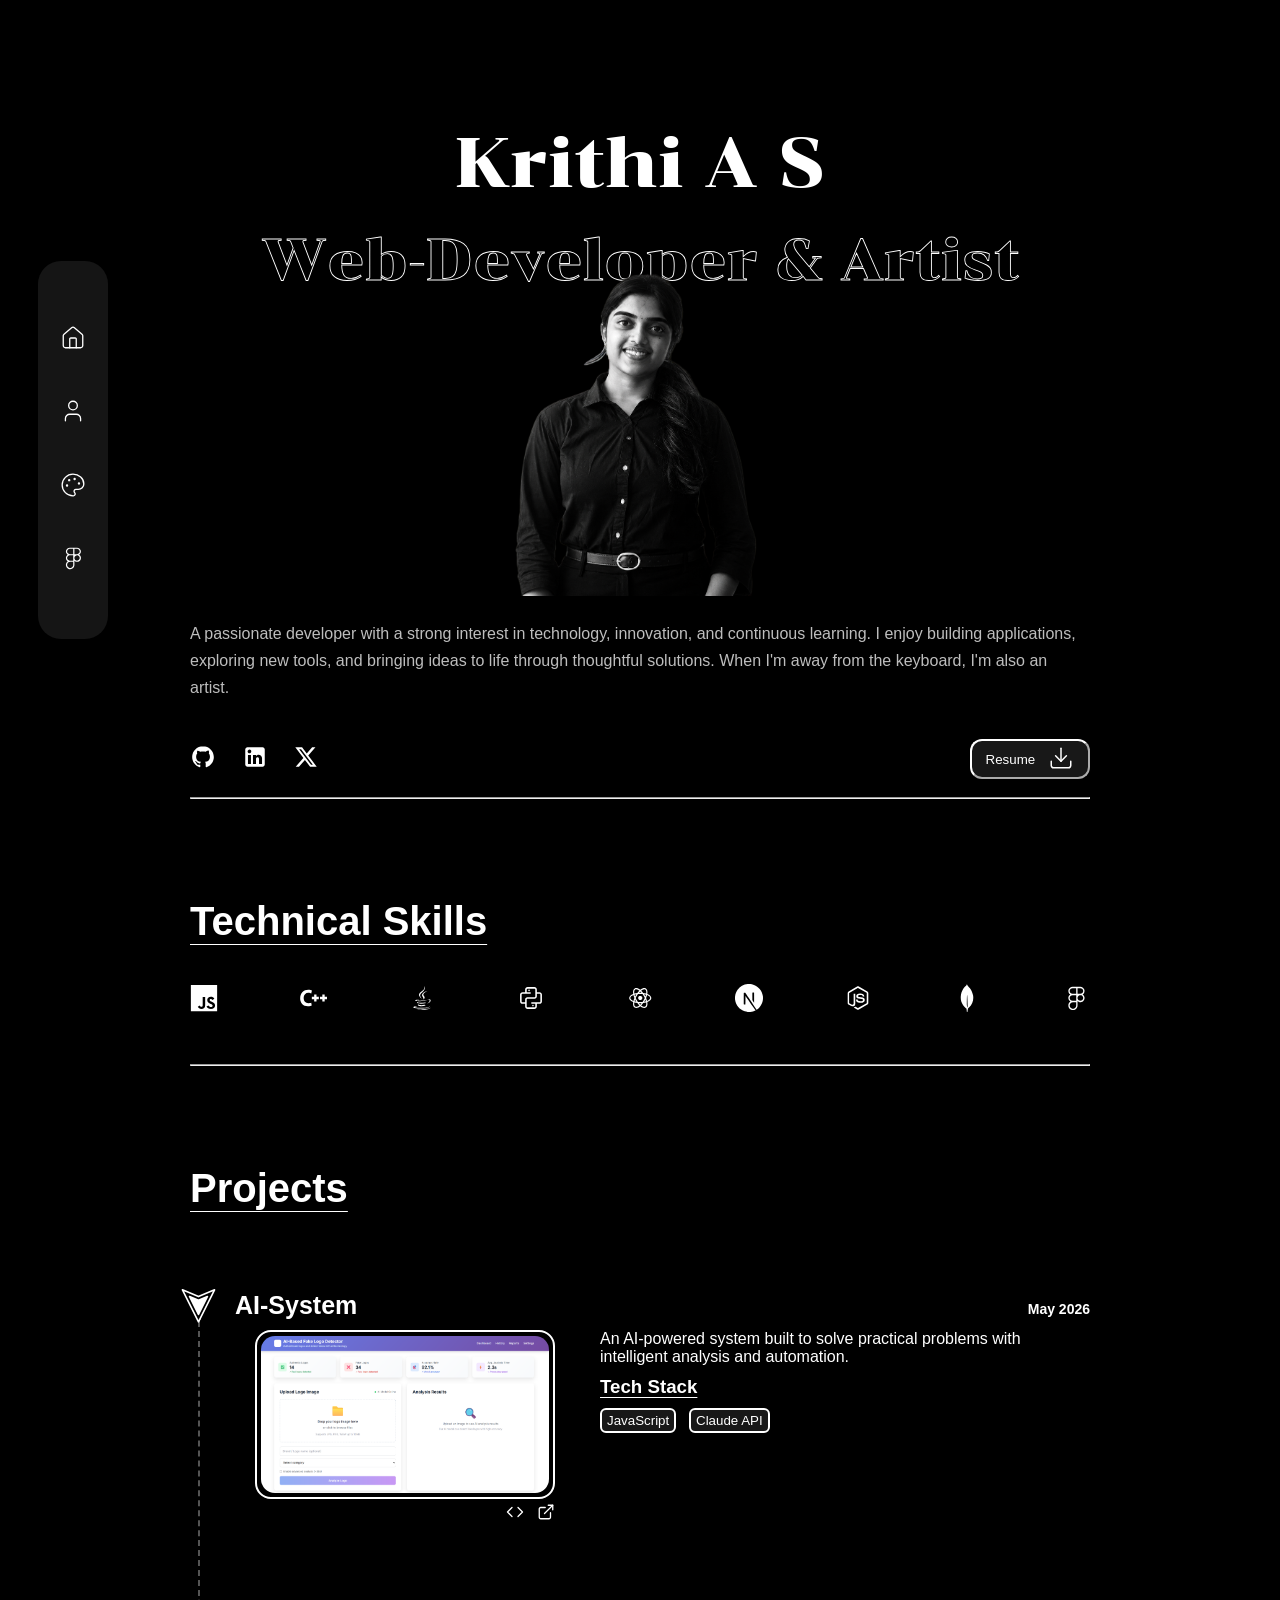
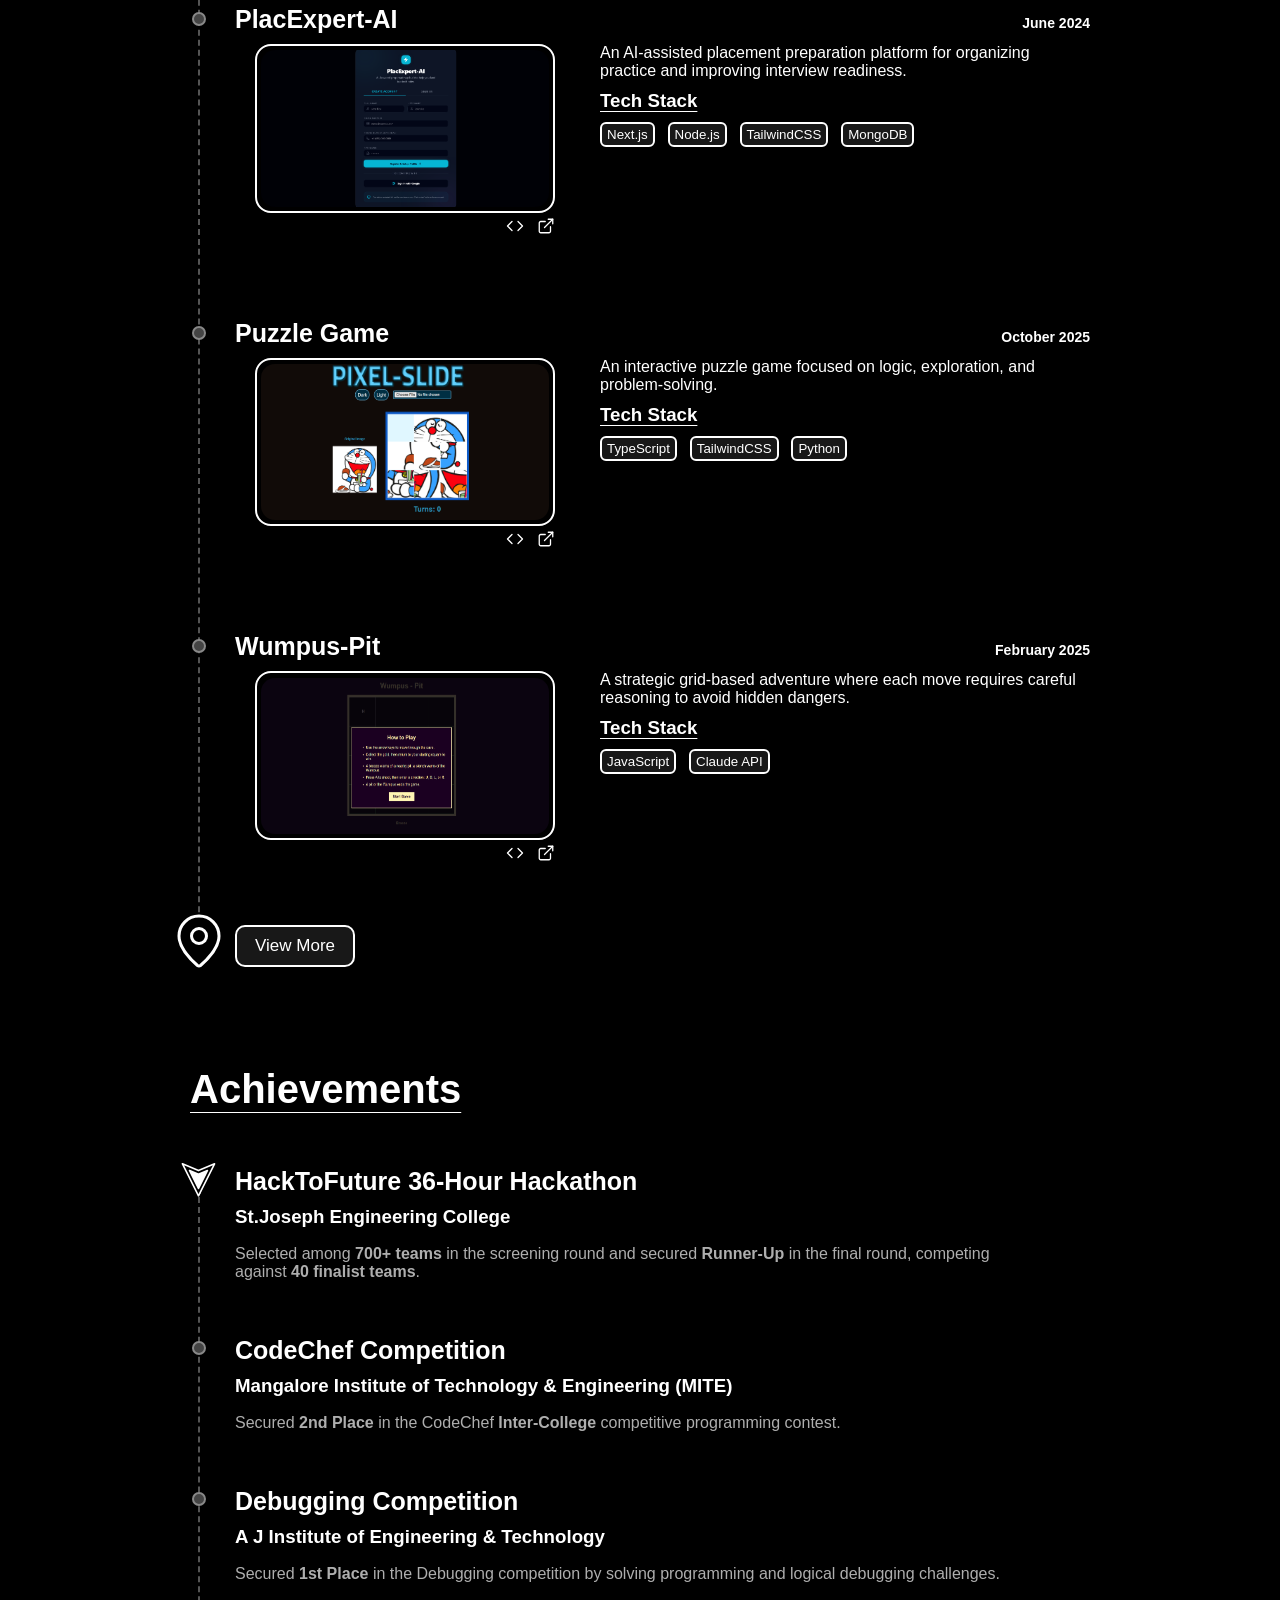
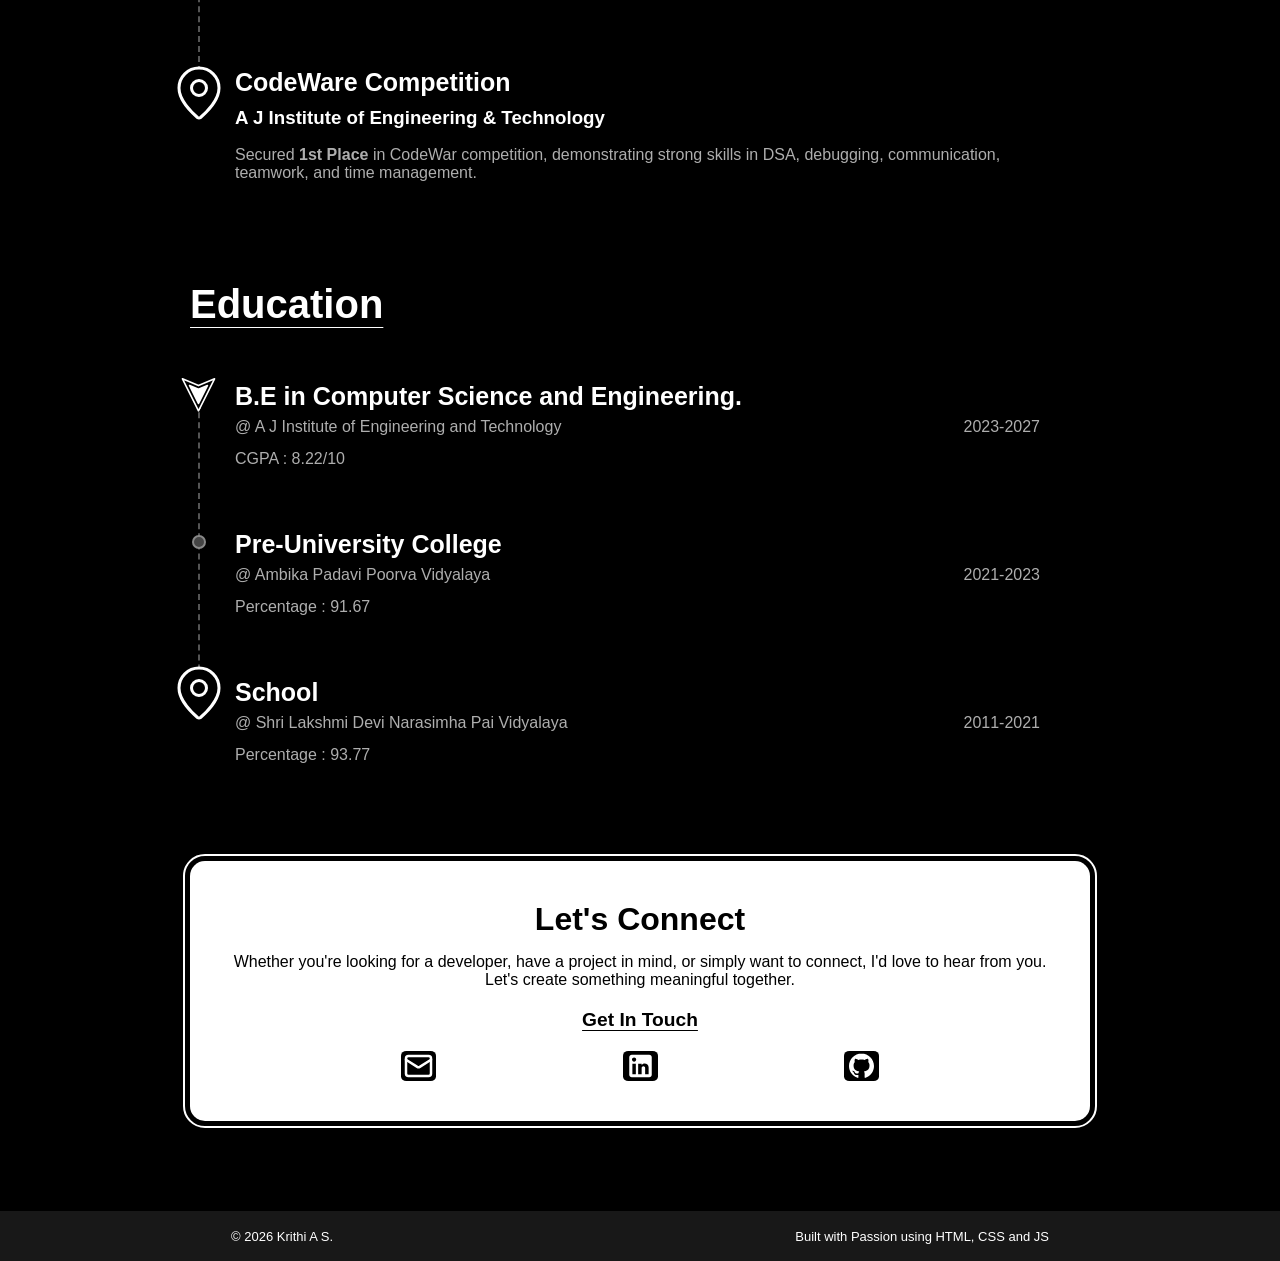
<file: index.html>
<!doctype html>
<html>
  <head>
    <meta charset="UTF-8" />
    <meta name="viewport" content="width=device-width, initial-scale=1.0" />
    <title>Krithi A S</title>
    <link rel="stylesheet" href="style.css" />
    <link rel="icon" type="image/x-icon" href="icons/Frame 9 (2).svg "/>
  </head>
  <body>
    <nav class="navbar">
      <div class="nav-links">
        <a href="index.html"><img src="icons/home.svg" alt="Home" /></a>
        <a href="index.html#contact"><img src="icons/about.svg" alt="About" /></a>
        <a href="art.html"><img src="icons/paint.svg" alt="Arts" /></a>
        <a href="figma.html"><img src="icons/figma.svg" alt="Figma" /></a>
      </div>
    </nav>
    <!-- <header class="header">
      <div class="header">
        <div class="heading">
          <div>
            <h1 class="myName">KRITHI A S</h1>
            <h1 class="web">WEB-DEVELOPER & ARTIST</h1>
          </div>
          <img src="./img.png" alt="image" />
        </div>
      </div>
    </header> -->
    <main class="main">
      <div class="header">
        <div class="heading">
          <div>
            <h1 class="myName">Krithi A S</h1>
            <h1 class="web">Web-Developer & Artist</h1>
          </div>
          <img src="./img.png" alt="image" />
        </div>
      </div>
      <p>
        A passionate developer with a strong interest in technology, innovation,
        and continuous learning. I enjoy building applications, exploring new
        tools, and bringing ideas to life through thoughtful solutions. When I'm
        away from the keyboard, I'm also an artist.
      </p>
      <br />
      <div class="home-resume">
        <div class="three">
          <a href="https://github.com/KrithiAS10"
            ><img src="icons/git.svg" alt="GitHub"
          /></a>
          <a href="https://www.linkedin.com/in/krithias10"
            ><img src="icons/linkedin.svg" alt="GitHub"
          /></a>
          <a href="https://x.com/krithi_a_s"
            ><img src="icons/twitter.svg" alt="GitHub"
          /></a>
        </div>
        <div id="r-btn">
          <button class="resume">
            <div class="r-button">
              <p>Resume</p>
              <a href="Resume_1.2.pdf" target="_blank" download
                ><img src="icons/download.svg" alt="Download"
              /></a>
            </div>
          </button>
        </div>
      </div>
      <br />
      <hr />
      <div id="sec">
        <h1>Technical Skills</h1>
        <div class="skills">
          <a href="https://github.com/KrithiAS10"
            ><img src="icons/js.svg" alt="GitHub"
          /></a>
          <a href="https://www.linkedin.com/in/krithias10"
            ><img src="icons/cpp.svg" alt="GitHub"
          /></a>
          <a href="https://x.com/krithi_a_s"
            ><img src="icons/java.svg" alt="GitHub"
          /></a>
          <a href="https://x.com/krithi_a_s"
            ><img src="icons/python.svg" alt="GitHub"
          /></a>
          <a href="https://x.com/krithi_a_s"
            ><img src="icons/react.svg" alt="GitHub"
          /></a>
          <a href="https://x.com/krithi_a_s"
            ><img src="icons/nextjs.svg" alt="GitHub"
          /></a>
          <a href="https://x.com/krithi_a_s"
            ><img src="icons/nodejs.svg" alt="GitHub"
          /></a>
          <a href="https://x.com/krithi_a_s"
            ><img src="icons/mongodb.svg" alt="GitHub"
          /></a>
          <a href="https://x.com/krithi_a_s"
            ><img src="icons/figma.svg" alt="GitHub"
          /></a>
        </div>
        <br />
        <hr />
      </div>
      <div id="sec">
        <h1>Projects</h1>
        <div class="projects">
          <div class="timeline-progress"></div>
          <img src="icons/arrow.svg" class="arrow" />
          <section class="section">
            <div class="pro-head">
              <div class="circle"></div>
              <h2>AI-System</h2>
              <h3>May 2026</h3>
            </div>
            <div class="pro-body">
              <div class="demo-sec">
                <a class="demo">
                  <img src="project_img/AI-system.png" alt="AI-System project preview" />
                </a>
                <div class="two">
                  <a href="https://github.com/KrithiAS10/AI-System" target="_blank" rel="noreferrer"><img src="icons/code.svg" alt="View AI-System GitHub repository" /></a>
                  <a><img src="icons/demo.svg" alt="demo1" /></a>
                </div>
              </div>
              <div class="description">
                <p>
                  An AI-powered system built to solve practical problems with
                  intelligent analysis and automation.
                </p>
                <h3>Tech Stack</h3>
                <div class="tech-stack">
                  <button>JavaScript</button>
                  <button>Claude API</button>
                </div>
              </div>
            </div>
          </section>
          <section class="section">
            <div class="pro-head">
              <div class="circle"></div>
              <h2>PlacExpert-AI</h2>
              <h3>June 2024</h3>
            </div>
            <div class="pro-body">
              <div class="demo-sec">
                <a class="demo">
                  <img src="project_img/placExpert_ai.png" alt="PlacExpert-AI project preview" />
                </a>
                <div class="two">
                  <a href="https://github.com/KrithiAS10/PlacExpert____AI" target="_blank" rel="noreferrer"><img src="icons/code.svg" alt="View PlacExpert-AI GitHub repository" /></a>
                  <a><img src="icons/demo.svg" alt="demo1" /></a>
                </div>
              </div>
              <div class="description">
                <p>
                  An AI-assisted placement preparation platform for organizing
                  practice and improving interview readiness.
                </p>
                <h3>Tech Stack</h3>
                <div class="tech-stack">
                  <button>Next.js</button>
                  <button>Node.js</button>
                  <button>TailwindCSS</button>
                  <button>MongoDB</button>
                </div>
              </div>
            </div>
          </section>
          <section class="section">
            <div class="pro-head">
              <div class="circle"></div>
              <h2>Puzzle Game</h2>
              <h3>October 2025</h3>
            </div>
            <div class="pro-body">
              <div class="demo-sec">
                <a class="demo">
                  <img src="project_img/puzzle_game.png" alt="Puzzle Game project preview" />
                </a>
                <div class="two">
                  <a href="https://github.com/KrithiAS10/puzzle-game" target="_blank" rel="noreferrer"><img src="icons/code.svg" alt="View Puzzle Game GitHub repository" /></a>
                  <a><img src="icons/demo.svg" alt="demo1" /></a>
                </div>
              </div>
              <div class="description">
                <p>
                  An interactive puzzle game focused on logic, exploration, and
                  problem-solving.
                </p>
                <h3>Tech Stack</h3>
                <div class="tech-stack">
                  <button>TypeScript</button>
                  <button>TailwindCSS</button>
                  <button>Python</button>
                </div>
              </div>
            </div>
          </section>

          <section class="section">
            <div class="pro-head">
              <div class="circle"></div>
              <h2>Wumpus-Pit</h2>
              <h3>February 2025</h3>
            </div>
            <div class="pro-body">
              <div class="demo-sec">
                <a class="demo">
                  <img src="project_img/Wumpus_pit.png" alt="Wumpus-Pit project preview" />
                </a>
                <div class="two">
                  <a href="https://github.com/KrithiAS10/Wumpus-Pit" target="_blank" rel="noreferrer"><img src="icons/code.svg" alt="View Wumpus-Pit GitHub repository" /></a>
                  <a><img src="icons/demo.svg" alt="demo1" /></a>
                </div>
              </div>
              <div class="description">
                <p>
                  A strategic grid-based adventure where each move requires
                  careful reasoning to avoid hidden dangers.
                </p>
                <h3>Tech Stack</h3>
                <div class="tech-stack">
                  <button>JavaScript</button>
                  <button>Claude API</button>
                </div>
              </div>
            </div>
          </section>
          <section class="section-more">
            <div class="pro-head">
              <div class="circle"></div>
              <h2>Travel Agency</h2>
              <h3>June 2024</h3>
            </div>
            <div class="pro-body">
              <div class="demo-sec">
                <a class="demo">
                  <img src="project_img/blank.png" alt="Travel Agency project preview placeholder" />
                </a>
                <div class="two">
                  <a href="https://github.com/KrithiAS10/MedTrack" target="_blank" rel="noreferrer"><img src="icons/code.svg" alt="View MedTrack GitHub repository" /></a>
                  <a><img src="icons/demo.svg" alt="demo1" /></a>
                </div>
              </div>
              <div class="description">
                <p>
                  Explore destinations, manage bookings, and discover
                  personalized travel recommendations seamlessly.
                </p>
                <h3>Tech Stack</h3>
                <div class="tech-stack">
                  <button>Next.js</button>
                  <button>Node.js</button>
                  <button>TailwindCSS</button>
                  <button>MongoDB</button>
                </div>
              </div>
            </div>
          </section>
          <section class="section-more">
            <div class="pro-head">
              <div class="circle"></div>
              <h2>Plank</h2>
              <h3>October 2025</h3>
            </div>
            <div class="pro-body">
              <div class="demo-sec">
                <a class="demo">
                  <img src="project_img/portfolio.png" alt="Plank project preview" />
                </a>
                <div class="two">
                  <a><img src="icons/code.svg" alt="demo1" /></a>
                  <a><img src="icons/demo.svg" alt="demo1" /></a>
                </div>
              </div>
              <div class="description">
                <p>
                  A focused project built around the Plank experience.
                </p>
                <h3>Tech Stack</h3>
                <div class="tech-stack">
                  <button>TypeScript</button>
                  <button>TailwindCSS</button>
                  <button>Python</button>
                </div>
              </div>
            </div>
          </section>
          <section class="section-more">
            <div class="pro-head">
              <div class="circle"></div>
              <h2>MedTrack</h2>
              <h3>February 2025</h3>
            </div>
            <div class="pro-body">
              <div class="demo-sec">
                <a class="demo">
                  <img src="project_img/MedTrack.png" alt="MedTrack project preview" />
                </a>
                <div class="two">
                  <a><img src="icons/code.svg" alt="demo1" /></a>
                  <a><img src="icons/demo.svg" alt="demo1" /></a>
                </div>
              </div>
              <div class="description">
                <p>
                  Track health information and daily care details in one
                  focused experience.
                </p>
                <h3>Tech Stack</h3>
                <div class="tech-stack">
                  <button>JavaScript</button>
                  <button>Claude API</button>
                </div>
              </div>
            </div>
          </section>
          <section class="pro-head">
            <div class="timeline-end">
              <img src="icons/loc.svg" class="location" />
            </div>
            <button class="view-more" id="toggleProjects">
              <a  class="btn">View More</a>
            </button>
          </section>
        </div>
      </div>
      <div id="sec" class="achievement">
        <h1>Achievements</h1>
        <div class="timeline">
          <div class="timeline-progress"></div>
          <img src="icons/arrow.svg" class="arrow" />
          <section class="section-achieve">
            <div class="circle"></div>
            <h2>HackToFuture 36-Hour Hackathon</h2>
            <div class="edu-body">
              <h3>St.Joseph Engineering College</h3>
            </div>
            <div class="edu-body">
              <p>
                Selected among <b>700+ teams</b> in the screening round and
                secured <b>Runner-Up</b> in the final round, competing against
                <b>40 finalist teams</b>.
              </p>
            </div>
          </section>
          <section class="section-achieve">
            <div class="circle"></div>
            <h2>CodeChef Competition</h2>
            <div class="edu-body">
              <h3>Mangalore Institute of Technology & Engineering (MITE)</h3>
            </div>
            <div class="edu-body">
              <p>
                Secured <b>2nd Place</b> in the CodeChef
                <b>Inter-College</b> competitive programming contest.
              </p>
            </div>
          </section>
          <section class="section-achieve">
            <div class="circle"></div>
            <h2>Debugging Competition</h2>
            <div class="edu-body">
              <h3>A J Institute of Engineering & Technology</h3>
            </div>
            <div class="edu-body">
              <p>
                Secured <b>1st Place</b> in the Debugging competition by solving
                programming and logical debugging challenges.
              </p>
            </div>
          </section>
          <section class="section-achieve">
            <div class="timeline-end">
              <img src="icons/loc.svg" class="location" />
            </div>
            <h2>CodeWare Competition</h2>
            <div class="edu-body">
              <h3>A J Institute of Engineering & Technology</h3>
            </div>
            <div class="edu-body">
              <p>
                Secured <b>1st Place</b> in CodeWar competition, demonstrating
                strong skills in DSA, debugging, communication, teamwork, and
                time management.
              </p>
            </div>
          </section>
        </div>
      </div>
      <div id="sec">
        <h1>Education</h1>
        <div class="timeline">
          <div class="timeline-progress"></div>
          <img src="icons/arrow.svg" class="arrow" />
          <section class="section-edu">
            <div class="circle"></div>
            <h2>B.E in Computer Science and Engineering.</h2>
            <div class="edu-body">
              <div class="edu-head">
                <p>@ A J Institute of Engineering and Technology</p>
                <p class="year">2023-2027</p>
              </div>
              <div class="edu-head">
                <p>CGPA : 8.22/10</p>
              </div>
            </div>
          </section>
          <section class="section-edu">
            <div class="circle"></div>
            <h2>Pre-University College</h2>
            <div class="edu-body">
              <div class="edu-head">
                <p>@ Ambika Padavi Poorva Vidyalaya</p>
                <p class="year">2021-2023</p>
              </div>
              <div class="edu-head">
                <p>Percentage : 91.67</p>
              </div>
            </div>
          </section>
          <section class="section-edu">
            <div class="timeline-end">
              <img src="icons/loc.svg" class="location" />
            </div>
            <h2>School</h2>
            <div class="edu-body">
              <div class="edu-head">
                <p>@ Shri Lakshmi Devi Narasimha Pai Vidyalaya</p>
                <p class="year">2011-2021</p>
              </div>
              <div class="edu-head">
                <p>Percentage : 93.77</p>
              </div>
            </div>
        </div>
      </div>
      <div class="about" id="contact">
        <h2>Let's Connect</h2>
        <p>
          Whether you're looking for a developer, have a project in mind, or
          simply want to connect, I'd love to hear from you.
        </p>
        <p>Let's create something meaningful together.</p>
        <h3 class="get">Get In Touch</h3>
        <div class="info">
          <a href="mailto:krithisonu.a.s@gmail.com"
            ><img src="icons/mail.svg" alt="Mail"
          /></a>
          <a href="https://www.linkedin.com/in/krithias10"
            ><img src="icons/linkedin.svg" alt="linkedin"
          /></a>
          <a href="https://github.com/KrithiAS10"
            ><img src="icons/git.svg" alt="GitHub"
          /></a>
        </div>
      </div>
    </main>
    <footer>
      <h4>© 2026 Krithi A S.</h4>
      <div class="foot">
        <h4>Built with Passion using HTML, CSS and JS</h4>
        <!-- <a><img src="icons/react.svg" /></a> -->
      </div>
    </footer>
    <script>
      const TRIGGER_FRACTION = 0.5;

      // Select BOTH .projects and .timeline containers
      const timelineGroups = [
        ...document.querySelectorAll(".projects, .timeline"),
      ].map((container) => {
        const arrow = container.querySelector(".arrow");
        const progressBar = container.querySelector(".timeline-progress");
        const circles = [...container.querySelectorAll(".circle")];
        const locationEl = container.querySelector(".location");
        const points = locationEl ? [...circles, locationEl] : circles;

        return {
          container,
          arrow,
          progressBar,
          circles,
          locationEl,
          points,
          activationOffsets: [],
          relativeY: [],
        };
      });

      function computeOffsets() {
        const scrollY = window.scrollY || window.pageYOffset;

        timelineGroups.forEach((group) => {
          const containerRect = group.container.getBoundingClientRect();

          group.activationOffsets = group.points.map((el) => {
            const r = el.getBoundingClientRect();
            const elCenterAbs = r.top + scrollY + r.height / 2;
            return elCenterAbs - window.innerHeight * TRIGGER_FRACTION;
          });

          group.relativeY = group.points.map((el) => {
            const r = el.getBoundingClientRect();
            return r.top - containerRect.top + r.height / 2;
          });
        });
      }

      function updateTimeline() {
        const scrollY = window.scrollY || window.pageYOffset;

        timelineGroups.forEach((group) => {
          const {
            arrow,
            progressBar,
            circles,
            locationEl,
            activationOffsets,
            relativeY,
          } = group;

          const totalSegments = activationOffsets.length - 1;
          if (totalSegments < 1) return;

          const first = activationOffsets[0];
          const last = activationOffsets[totalSegments];
          const clampedScroll = Math.max(first, Math.min(scrollY, last));

          let segment = 0;

          for (let i = 0; i < totalSegments; i++) {
            if (
              clampedScroll >= activationOffsets[i] &&
              clampedScroll <= activationOffsets[i + 1]
            ) {
              segment = i;
              break;
            }

            if (clampedScroll > activationOffsets[i + 1]) {
              segment = Math.min(i + 1, totalSegments - 1);
            }
          }

          const segStart = activationOffsets[segment];
          const segEnd = activationOffsets[segment + 1];

          const localT =
            segEnd === segStart
              ? 1
              : (clampedScroll - segStart) / (segEnd - segStart);

          const y =
            relativeY[segment] +
            (relativeY[segment + 1] - relativeY[segment]) * localT;

          if (arrow) {
            arrow.style.top = `${y - arrow.offsetHeight / 2}px`;
          }

          if (progressBar) {
            progressBar.style.height = `${y}px`;
          }

          circles.forEach((circle, i) => {
            if (scrollY >= activationOffsets[i]) {
              circle.classList.add("active");
            } else {
              circle.classList.remove("active");
            }
          });

          if (locationEl) {
            if (scrollY >= activationOffsets[activationOffsets.length - 1]) {
              locationEl.classList.add("active");
            } else {
              locationEl.classList.remove("active");
            }
          }
        });
      }

      window.addEventListener("scroll", updateTimeline);

      window.addEventListener("resize", () => {
        computeOffsets();
        updateTimeline();
      });

      window.addEventListener("load", () => {
        computeOffsets();
        updateTimeline();
      });
      // ===============================
      // View More / View Less Projects
      // ===============================

      // Button used to expand/collapse projects
      const toggleBtn = document.getElementById("toggleProjects");

      // Hidden project sections
      const hiddenProjects = document.querySelectorAll(".section-more");

      // Track current state
      let expanded = false;

      toggleBtn.addEventListener("click", () => {

          // Toggle state
          expanded = !expanded;

          hiddenProjects.forEach(project => {

              if (expanded) {
                  // Show hidden project
                  project.classList.add("show");
              } else {
                  // Hide hidden project
                  project.classList.remove("show");
              }

          });

          // Change button text
          toggleBtn.textContent = expanded
              ? "View Less"
              : "View More";

          // IMPORTANT:
          // New projects change the timeline height and
          // move the circles & location.
          // Recalculate all their positions.
          computeOffsets();

          // Redraw arrow & progress line immediately.
          updateTimeline();

      });
    </script>
  </body>
</html>
</file>
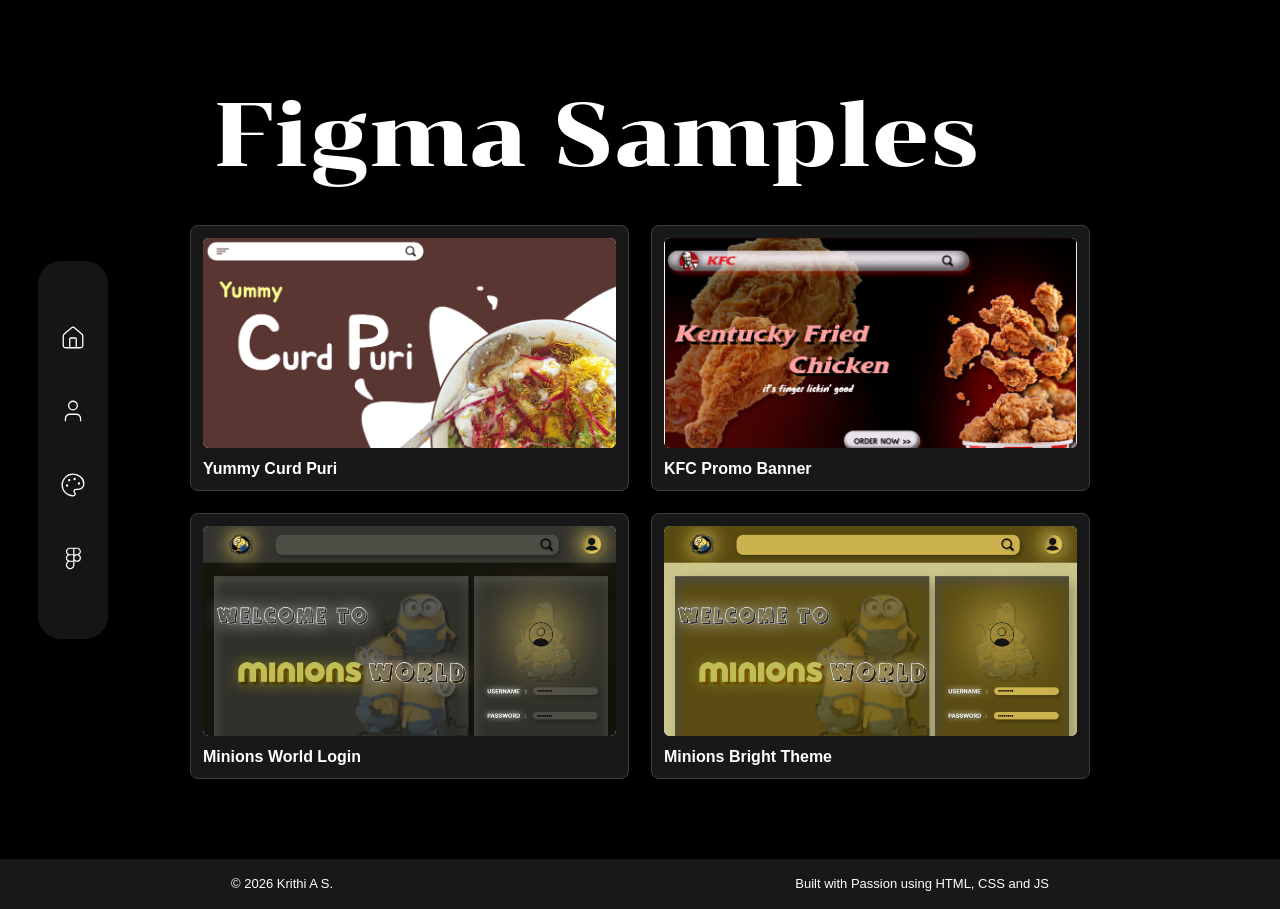
<file: figma.html>
<!doctype html>
<html lang="en">
  <head>
    <meta charset="UTF-8" />
    <meta name="viewport" content="width=device-width, initial-scale=1.0" />
    <title>Figma Samples | Krithi A S</title>
    <link rel="stylesheet" href="style.css" />
    <link rel="icon" type="image/x-icon" href="icons/Frame 9 (2).svg" />
  </head>
  <body>
    <nav class="navbar">
      <div class="nav-links">
        <a href="index.html"><img src="icons/home.svg" alt="Home" /></a>
        <a href="index.html#contact"
          ><img src="icons/about.svg" alt="About"
        /></a>
        <a href="art.html"><img src="icons/paint.svg" alt="Arts" /></a>
        <a href="figma.html"><img src="icons/figma.svg" alt="Figma" /></a>
      </div>
    </nav>

    <main class="figma-page">
      <section class="figma-hero">
        <h1>Figma Samples</h1>
      </section>

      <section class="figma-showcase" aria-label="Figma design samples">
        <div class="figma-gallery">
          <button
            class="figma-card"
            type="button"
            data-title="Yummy Curd Puri"
            data-role="Food Landing Page"
            data-tools="Figma, typography, image masking"
            data-description="A bold food landing page concept with oversized lettering, warm colors, and a large product image to make the dish feel immediate and appetizing."
          >
            <img
              src="figma_samples/s1.png"
              alt="Yummy Curd Puri landing page design"
            />
            <span>Yummy Curd Puri</span>
          </button>

          <button
            class="figma-card"
            type="button"
            data-title="KFC Promo Banner"
            data-role="Restaurant Campaign Design"
            data-tools="Figma, layout, brand composition"
            data-description="A restaurant promotion concept using dramatic contrast, layered food imagery, and a clear call to action to support fast scanning."
          >
            <img
              src="figma_samples/s2.png"
              alt="KFC food promotion landing design"
            />
            <span>KFC Promo Banner</span>
          </button>

          <button
            class="figma-card"
            type="button"
            data-title="Minions World Login"
            data-role="Playful Login Interface"
            data-tools="Figma, UI layout, visual theming"
            data-description="A character-led login screen with muted lighting, glowing controls, and a split layout for sign-up and account creation flows."
          >
            <img
              src="figma_samples/s3.png"
              alt="Dark Minions World login interface design"
            />
            <span>Minions World Login</span>
          </button>

          <button
            class="figma-card"
            type="button"
            data-title="Minions World Bright Theme"
            data-role="Alternate UI Theme"
            data-tools="Figma, color exploration, UI states"
            data-description="A brighter variation of the Minions World interface, exploring how the same layout can shift mood through color, contrast, and button styling."
          >
            <img
              src="figma_samples/s4.png"
              alt="Bright Minions World login interface design"
            />
            <span>Minions Bright Theme</span>
          </button>
        </div>
      </section>
    </main>

    <section
      class="figma-lightbox"
      id="figmaLightbox"
      aria-hidden="true"
      aria-label="Selected Figma design preview"
    >
      <div class="figma-blur-bg" id="lightboxBg"></div>
      <button
        class="figma-close"
        type="button"
        id="closeDesign"
        aria-label="Close preview"
      >
        &times;
      </button>
      <button
        class="figma-nav-btn figma-prev"
        type="button"
        id="prevDesign"
        aria-label="Previous design"
      >
        &#8249;
      </button>
      <div class="figma-preview">
        <div class="figma-detail-image">
          <img
            src="figma_samples/s1.png"
            alt="Yummy Curd Puri landing page design"
            id="detailImage"
          />
        </div>
        <div class="figma-details">
          <p class="figma-label" id="designRole">Food Landing Page</p>
          <h2 id="designTitle">Yummy Curd Puri</h2>
          <p id="designDescription">
            A bold food landing page concept with oversized lettering, warm
            colors, and a large product image to make the dish feel immediate
            and appetizing.
          </p>
          <!-- <div class="figma-meta">
            <h3>Design Focus</h3>
            <p id="designTools">Figma, typography, image masking</p>
          </div> -->
        </div>
      </div>
      <button
        class="figma-nav-btn figma-next"
        type="button"
        id="nextDesign"
        aria-label="Next design"
      >
        &#8250;
      </button>
      <p class="figma-counter" id="designCounter">1 / 4</p>
    </section>

    <footer>
      <h4>© 2026 Krithi A S.</h4>
      <div class="foot">
        <h4>Built with Passion using HTML, CSS and JS</h4>
        <!-- <a><img src="icons/react.svg" alt="React" /></a> -->
      </div>
    </footer>

    <script>
      const cards = document.querySelectorAll(".figma-card");
      const lightbox = document.getElementById("figmaLightbox");
      const lightboxBg = document.getElementById("lightboxBg");
      const closeDesign = document.getElementById("closeDesign");
      const prevDesign = document.getElementById("prevDesign");
      const nextDesign = document.getElementById("nextDesign");
      const detailImage = document.getElementById("detailImage");
      const detailImagePanel = document.querySelector(".figma-detail-image");
      const title = document.getElementById("designTitle");
      const role = document.getElementById("designRole");
      const description = document.getElementById("designDescription");
      // const tools = document.getElementById("designTools");
      const counter = document.getElementById("designCounter");
      let currentIndex = 0;

      function setImagePanelColor(imageSrc) {
        const img = new Image();
        img.onload = () => {
          const canvas = document.createElement("canvas");
          const ctx = canvas.getContext("2d");
          const sampleSize = 24;
          let red = 0;
          let green = 0;
          let blue = 0;
          let count = 0;

          canvas.width = sampleSize;
          canvas.height = sampleSize;
          ctx.drawImage(img, 0, 0, sampleSize, sampleSize);

          const pixels = ctx.getImageData(0, 0, sampleSize, sampleSize).data;

          for (let i = 0; i < pixels.length; i += 4) {
            const alpha = pixels[i + 3];
            if (alpha < 128) continue;

            red += pixels[i];
            green += pixels[i + 1];
            blue += pixels[i + 2];
            count++;
          }

          if (!count) return;

          red = Math.round((red / count) * 0.35 + 255 * 0.65);
          green = Math.round((green / count) * 0.35 + 255 * 0.65);
          blue = Math.round((blue / count) * 0.35 + 255 * 0.65);
          detailImagePanel.style.setProperty(
            "--figma-image-bg",
            `rgb(${red}, ${green}, ${blue})`,
          );
        };

        img.src = imageSrc;
      }

      function showDesign(index) {
        currentIndex = (index + cards.length) % cards.length;
        const card = cards[currentIndex];
        const image = card.querySelector("img");

        title.textContent = card.dataset.title;
        role.textContent = card.dataset.role;
        description.textContent = card.dataset.description;
        // tools.textContent = card.dataset.tools;
        detailImage.src = image.src;
        detailImage.alt = image.alt;
        lightboxBg.style.backgroundImage = `url("${image.src}")`;
        counter.textContent = `${currentIndex + 1} / ${cards.length}`;
        setImagePanelColor(image.src);
      }

      cards.forEach((card, index) => {
        card.addEventListener("click", () => {
          showDesign(index);
          lightbox.classList.add("show");
          lightbox.setAttribute("aria-hidden", "false");
          document.body.classList.add("modal-open");
        });
      });

      closeDesign.addEventListener("click", () => {
        lightbox.classList.remove("show");
        lightbox.setAttribute("aria-hidden", "true");
        document.body.classList.remove("modal-open");
        cards.forEach((item) => item.classList.remove("active"));
      });

      prevDesign.addEventListener("click", () => {
        showDesign(currentIndex - 1);
      });

      nextDesign.addEventListener("click", () => {
        showDesign(currentIndex + 1);
      });

      window.addEventListener("keydown", (event) => {
        if (!lightbox.classList.contains("show")) return;

        if (event.key === "Escape") {
          closeDesign.click();
        }

        if (event.key === "ArrowLeft") {
          showDesign(currentIndex - 1);
        }

        if (event.key === "ArrowRight") {
          showDesign(currentIndex + 1);
        }
      });
    </script>
  </body>
</html>
</file>
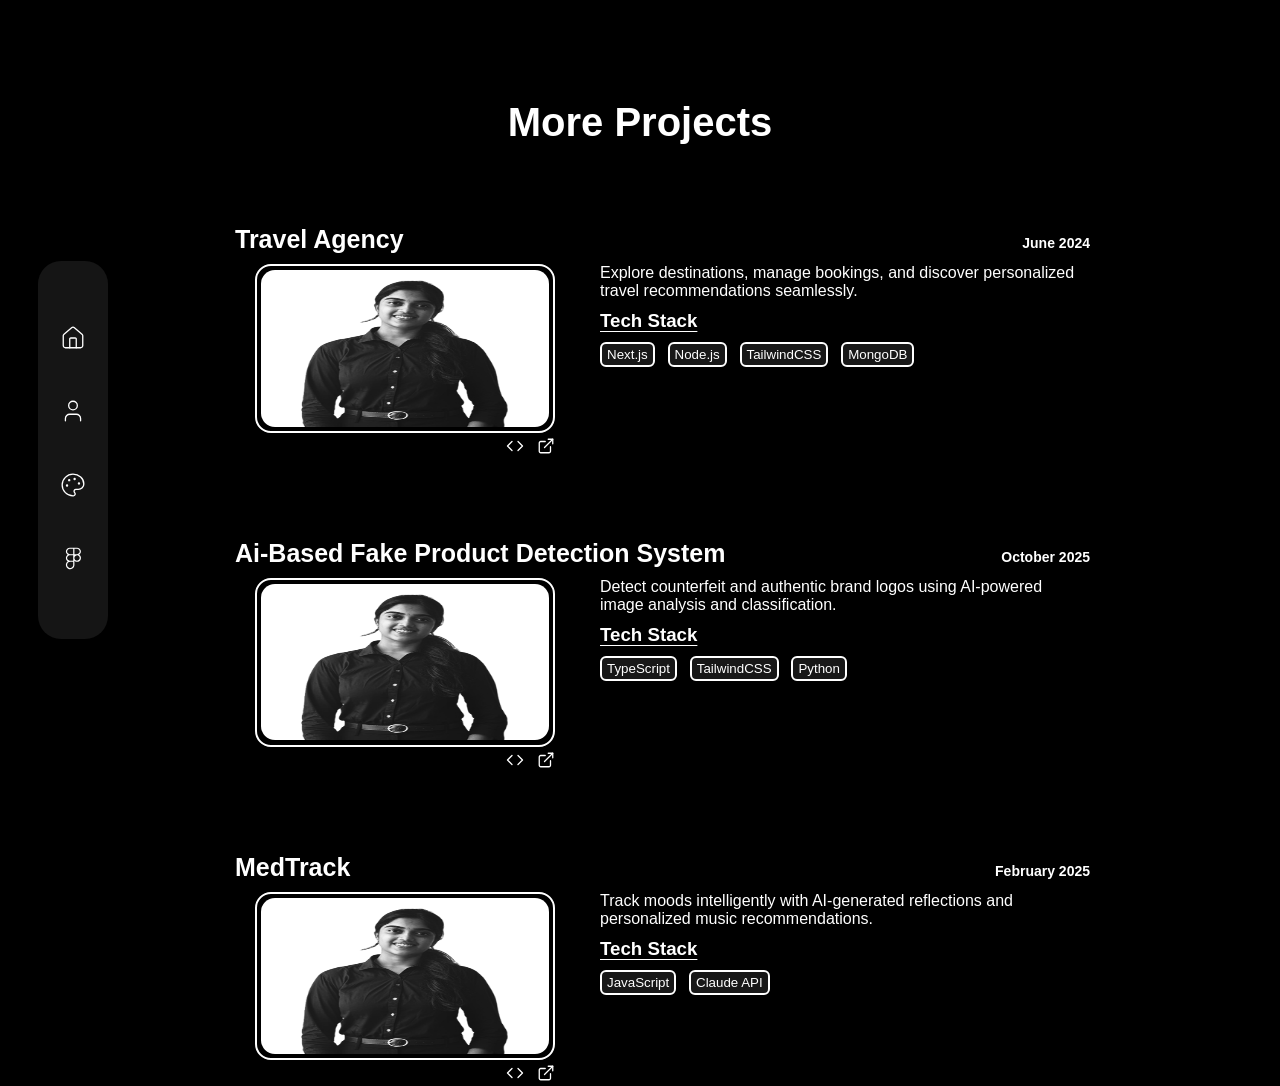
<file: project.html>
<!doctype html>
<html>
  <head>
    <meta chatset="UTF-8" />
    <meta name="viewport" content="width=device-width, initial-scale=1.0" />
    <title>Krithi A S</title>
    <link rel="stylesheet" href="style.css" />
    <fav></fav>
  </head>
  <body>
    <nav class="navbar">
      <div class="nav-links">
        <a href="index.html"><img src="icons/home.svg" alt="Home" /></a>
        <a href="index.html#contact"><img src="icons/about.svg" alt="About" /></a>
        <a href="art.html"><img src="icons/paint.svg" alt="Arts" /></a>
        <a href="figma.html"><img src="icons/figma.svg" alt="Figma" /></a>
      </div>
    </nav>
    <main>
      <div id="sec">
        <h1 style="text-align: center;">More Projects</h1>
          <section class="section">
            <div class="pro-head">
              <h2>Travel Agency</h2>
              <h3>June 2024</h3>
            </div>
            <div class="pro-body">
              <div class="demo-sec">
                <a class="demo">
                  <img src="myImg.png" alt="demo1" />
                </a>
                <div class="two">
                  <a><img src="icons/code.svg" alt="demo1" /></a>
                  <a><img src="icons/demo.svg" alt="demo1" /></a>
                </div>
              </div>
              <div class="description">
                <p>
                  Explore destinations, manage bookings, and discover
                  personalized travel recommendations seamlessly.
                </p>
                <h3>Tech Stack</h3>
                <div class="tech-stack">
                  <button>Next.js</button>
                  <button>Node.js</button>
                  <button>TailwindCSS</button>
                  <button>MongoDB</button>
                </div>
              </div>
            </div>
          </section>
          <section class="section">
            <div class="pro-head">
              <h2>Ai-Based Fake Product Detection System</h2>
              <h3>October 2025</h3>
            </div>
            <div class="pro-body">
              <div class="demo-sec">
                <a class="demo">
                  <img src="myImg.png" alt="demo1" />
                </a>
                <div class="two">
                  <a><img src="icons/code.svg" alt="demo1" /></a>
                  <a><img src="icons/demo.svg" alt="demo1" /></a>
                </div>
              </div>
              <div class="description">
                <p>
                  Detect counterfeit and authentic brand logos using AI-powered
                  image analysis and classification.
                </p>
                <h3>Tech Stack</h3>
                <div class="tech-stack">
                  <button>TypeScript</button>
                  <button>TailwindCSS</button>
                  <button>Python</button>
                </div>
              </div>
            </div>
          </section>
          <section class="section">
            <div class="pro-head">
              <h2>MedTrack</h2>
              <h3>February 2025</h3>
            </div>
            <div class="pro-body">
              <div class="demo-sec">
                <a class="demo">
                  <img src="myImg.png" alt="demo1" />
                </a>
                <div class="two">
                  <a><img src="icons/code.svg" alt="demo1" /></a>
                  <a><img src="icons/demo.svg" alt="demo1" /></a>
                </div>
              </div>
              <div class="description">
                <p>
                  Track moods intelligently with AI-generated reflections and
                  personalized music recommendations.
                </p>
                <h3>Tech Stack</h3>
                <div class="tech-stack">
                  <button>JavaScript</button>
                  <button>Claude API</button>
                </div>
              </div>
            </div>
          </section>
        </div>
      </div>
    </main>
    
  </body>
</html>
</file>
<file: style.css>
* {
  box-sizing: border-box;
  margin: 0;
  padding: 0;
}

/* Art gallery */
.art-page {
  padding-top: 120px;
  padding-bottom: 80px;
}

.art-hero {
  max-width: 760px;
  margin: 0 auto 70px;
  text-align: center;
}

.art-kicker {
  color: #aaa;
  font-size: 0.8rem;
  letter-spacing: 0.18em;
  text-transform: uppercase;
}

.art-hero h1 {
  margin: 16px 0;
  color: white;
  font-family: "Chonburi Regular";
  font-size: clamp(2.8rem, 6vw, 5.5rem);
  font-weight: 300;
}

.art-intro {
  max-width: 560px;
  margin: 0 auto;
  color: #bdbdbd;
  line-height: 1.7;
}

.art-gallery {
  display: grid;
  grid-template-columns: repeat(12, 1fr);
  gap: 24px;
  align-items: start;
}

.art-piece {
  margin: 0;
}

.art-piece-tall {
  grid-column: span 4;
}

.art-piece-wide {
  grid-column: span 4;
  margin-top: 90px;
}

.art-piece img {
  display: block;
  width: 100%;
  height: 480px;
  border: 1px solid rgba(255, 255, 255, 0.25);
  border-radius: 14px;
  object-fit: cover;
  background: #181818;
}

.art-lightbox-trigger {
  display: block;
  width: 100%;
  padding: 0;
  border: 0;
  background: transparent;
  cursor: pointer;
}

.art-lightbox-trigger:focus-visible {
  outline: 2px solid white;
  outline-offset: 6px;
}

.art-lightbox {
  position: fixed;
  inset: 0;
  z-index: 1100;
  display: none;
  align-items: center;
  justify-content: center;
  padding: 40px;
  background: rgba(0, 0, 0, 0.9);
}

.art-lightbox.show {
  display: flex;
}

.art-lightbox > img {
  max-width: min(92vw, 1100px);
  max-height: 84vh;
  width: auto;
  height: auto;
  object-fit: contain;
  border-radius: 8px;
}

.art-lightbox p {
  position: absolute;
  bottom: 18px;
  margin: 0;
  color: white;
}

.art-lightbox-close {
  position: absolute;
  top: 20px;
  right: 28px;
  border: 0;
  background: transparent;
  color: white;
  cursor: pointer;
  font-size: 2.4rem;
  line-height: 1;
}

.art-piece figcaption {
  margin-top: 12px;
  color: #d5d5d5;
  font-size: 0.95rem;
}

.art-more {
  max-width: 760px;
  margin: 100px auto 0;
  padding-top: 28px;
  border-top: 1px solid rgba(255, 255, 255, 0.2);
  text-align: center;
}

.art-more p {
  margin-bottom: 18px;
  color: #aaa;
}

.art-instagram {
  display: inline-flex;
  align-items: center;
  gap: 12px;
  color: white;
  font-size: 1.05rem;
  text-decoration: none;
}

.art-instagram span {
  font-size: 1.4rem;
}

@media (max-width: 920px) {
  .art-page {
    padding-top: 120px;
  }

  .art-gallery {
    display: flex;
    flex-direction: column;
    gap: 38px;
  }

  .art-piece,
  .art-piece-wide {
    width: 100%;
    margin-top: 0;
  }

  .art-piece img {
    height: min(72vh, 520px);
  }
}
@font-face {
  font-family: "Chonburi Regular";
  font-style: normal;
  font-weight: normal;
  src:
    local("Chonburi Regular"),
    url("Chonburi-Regular.woff") format("woff");
}
body {
  background-color: black;
  font-family: Arial, Helvetica, sans-serif;
}

body.modal-open {
  overflow: hidden;
}

.navbar {
  height: clamp(320px, 42vh, 430px);
  width: 70px;
  border-radius: 23px;
  background-color: rgba(24, 24, 24, 0.9);
  position: fixed;
  display: flex;
  justify-content: center;
  align-items: center;
  top: 50%;
  left: clamp(20px, 3vw, 50px);
  transform: translateY(-50%);
}

.navbar .nav-links {
  display: flex;
  flex-direction: column;
  gap: 2.7rem;
  align-items: center;
}

.navbar a {
  gap: 2rem;
  width: auto;
}

.header {
  position: relative;
  margin-bottom: 10px;
}

.heading {
  margin-top: 120px;
  color: white;
  position: relative;
  display: flex;
  flex-direction: column;
  align-items: center;
}

.heading h1 {
  text-align: center;
  font-family: "Chonburi Regular";
  font-weight: 300;
  margin: 0;
}
.heading .web {
  -webkit-text-fill-color: transparent;
  -webkit-text-stroke: 0.9px white;
  font-size: clamp(2rem, 4.5vw, 5rem);
  text-decoration: none;
}
.heading .myName {
  font-size: clamp(2.8rem, 5.5vw, 6rem);
  margin-bottom: 20px;
  text-decoration: none;
}
.heading img {
  height: auto;
  width: clamp(220px, 23vw, 380px);
  display: block;

  margin-top: -3vw; /* overlap subtitle */

  z-index: 2;
}

/* @media (max-width: 1300px) {
  .main {
    width: 100%;
    max-width: 950px;
    margin: 0 auto;
  }
} */

main {
  width: 100%;
  max-width: 1200px;
  margin: 0 auto;
  padding-inline: clamp(40px, 8vw, 120px);
}

main > p {
  max-width: 950px;
  margin: 24px auto 0;
  line-height: 1.7;
  color: #bdbdbd;
}
.main h1 {
  font-size: 35px;
  text-decoration: underline;
  text-decoration-thickness: 1px;
  text-underline-offset: 9px;
}
.main h2 {
  font-size: 25px;
}

.home-resume {
  display: flex;
  margin-top: 20px;
  align-items: center;
}

.resume {
  color: white;
  background-color: black;
  border-color: white;
  border-radius: 12px;
  width: clamp(110px, 13vw, 120px);
  height: clamp(40px, 2vw, 70px);
  background-color: rgb(24, 24, 24);
}
.resume p {
  margin: 0;
}
.r-button {
  display: flex;
  align-items: center;
  justify-content: center;
  gap: 1em;
  margin: none;
}
#r-btn {
  margin-left: auto;
}
.three {
  display: flex;
  gap: 2vw;
}

img {
  width: 26px;
  height: 26px;
}

.skills {
  width: min(100%, 900px);
  margin: 40px auto 30px;

  display: flex;
  justify-content: space-between;
  align-items: center;
}

.skills img {
  width: 28px;
  height: 28px;
}
#sec {
  color: white;
  margin-top: 100px;
}

#sec h1 {
  font-size: 40px;
}

ul {
  list-style-type: url(icons/Vector.svg);
}
.pro-body {
  display: flex;
  align-items: flex-start;
  gap: clamp(35px, 5vw, 80px);
  margin-left: 20px;
}
.pro-head {
  display: flex;
  align-items: baseline;
}

.pro-head h2,
h3 {
  margin: 10px 0;
}

.pro-head h2 {
  font-size: 25px;
}

.pro-head h3 {
  margin-left: auto;
  font-size: 14px;
}
.demo {
  width: min(100%, 320px);
  aspect-ratio: 16 / 9;
  border: 2px solid white;
  border-radius: 16px;
  display: flex;
  justify-content: center;
  align-items: center;
}
.demo img {
  height: 95%;
  width: 97%;
  background-color: white;
  border-radius: 14px;
}

.two {
  display: flex;
  max-width: 100%;
  justify-content: right;
  gap: 1vw;
  img {
    width: 18px;
    height: 18px;
  }
  margin-top: 4px;
}
.demo-sec {
  width: 320px;
  flex-shrink: 0;
}

.description {
  flex: 1;
  max-width: 650px;
}

.description h3 {
  text-decoration: underline;
  text-decoration-thickness: 1px;
  text-underline-offset: 4px;
}

.tech-stack {
  display: flex;
  gap: 1vw;
  margin-top: 10px;
}

.tech-stack button {
  color: white;
  background-color: rgb(24, 24, 24);
  border: 2px solid white;
  border-radius: 6px;
  padding: 3px 5px;
}
.section {
  margin-top: 70px;
}

.section-more {
  margin-top: 70px;
  position: relative;
  padding-left: 45px;
  display: none;
}

.section-more.show {
  display: block;
}

/* .view-more {
  margin-top: 15px;
} */
.view-more {
  margin-top: 15px;
  color: white;
  background-color: rgb(24, 24, 24);
  border: 2px solid white;
  border-radius: 10px;
  font-size: 17px;
  padding: 9px 18px;
  cursor: pointer;
}
.btn {
  text-decoration: none;
  color: white;
}

.achievement {
  margin-top: 70px;
}

.achievement-item {
  margin-bottom: 50px;
}

.edu-body {
  display: block;
  justify-content: space-between;
}
.edu-body p {
  margin-top: 17px;
  color: rgb(174, 174, 174);
}
.edu-head {
  display: flex;
  align-items: baseline;
  font-weight: inherit;
  .year {
    margin-left: auto;
    font-weight: 500;
  }
  p {
    margin-top: 7px;
    margin-bottom: 7px;
  }
  h2 {
    font-size: 25px;
    margin: 0;
  }
}
.section-edu {
  width: 100%;
  max-height: 300px;
  margin-top: 55px;
  max-width: 850px;
  padding-left: 45px;
  position: relative;
}
.section-edu .location {
  left: -66px;
  top: -15px;
}

.section-edu .circle {
  top: 5px;
}
.section-edu .timeline-end {
  margin-top: 0px;
  padding: 0px;
  height: 0;
}

.achievement .timeline::before {
  bottom: 90px;
}

footer {
  height: 50px;
  max-width: auto;
  display: flex;
  justify-content: space-around;
  align-items: center;
  background-color: rgb(24, 24, 24);
  h4 {
    color: white;
    margin: 0;
    font-weight: lighter;
    font-size: small;
  }
}

.figma-page {
  min-height: calc(100vh - 50px);
  padding-top: 90px;
  padding-bottom: 80px;
}

.figma-hero {
  color: white;
  max-width: 850px;
  margin: 0 auto 45px;
}

.figma-label {
  color: #c9c9c9;
  font-size: 0.88rem;
  letter-spacing: 0;
  margin-bottom: 12px;
  text-transform: uppercase;
}

.figma-hero h1 {
  font-family: "Chonburi Regular";
  font-size: clamp(3rem, 7vw, 6rem);
  font-weight: 300;
  line-height: 1;
  margin-bottom: 22px;
}

.figma-hero p:last-child {
  color: #bdbdbd;
  line-height: 1.7;
}

.figma-showcase {
  display: block;
}

.figma-gallery {
  display: grid;
  grid-template-columns: repeat(2, minmax(0, 1fr));
  gap: 22px;
}

.figma-card {
  color: white;
  background: rgb(24, 24, 24);
  border: 1px solid #3d3d3d;
  border-radius: 8px;
  cursor: pointer;
  display: flex;
  flex-direction: column;
  gap: 12px;
  padding: 12px;
  text-align: left;
  transition:
    border-color 0.2s ease,
    transform 0.2s ease;
}

.figma-card:hover,
.figma-card.active {
  border-color: white;
  transform: translateY(-3px);
}

.figma-card img {
  width: 100%;
  height: 210px;
  object-fit: cover;
  object-position: top center;
  border-radius: 6px;
  background: white;
}

.figma-card span {
  font-size: 1rem;
  font-weight: 600;
}

.figma-lightbox {
  position: fixed;
  inset: 0;
  z-index: 2000;
  display: none;
  place-items: center;
  padding: 78px 110px 70px;
  background: rgba(255, 255, 255, 0.72);
  backdrop-filter: blur(14px);
  -webkit-backdrop-filter: blur(14px);
}

.figma-lightbox.show {
  display: grid;
}

.figma-blur-bg {
  position: absolute;
  inset: -35px;
  background-position: center;
  background-size: cover;
  filter: blur(24px) brightness(1.08);
  opacity: 0.42;
  transform: scale(1.05);
}

.figma-preview {
  position: relative;
  z-index: 2;
  width: min(100%, 1200px);
  height: min(72vh, 690px);
  display: grid;
  grid-template-columns: minmax(0, 1fr) minmax(300px, 0.75fr);
  overflow: hidden;
  border-radius: 8px;
  background: #f8f4ec;
  box-shadow: 0 24px 90px rgba(0, 0, 0, 0.65);
}

.figma-detail-image {
  min-width: 0;
  height: 100%;
  display: flex;
  align-items: center;
  justify-content: center;
  background: var(--figma-image-bg, #eee8d8);
  padding: 22px;
  transition: background-color 0.25s ease;
}

.figma-detail-image img {
  max-width: 100%;
  max-height: 100%;
  width: auto;
  height: auto;
  object-fit: contain;
  display: block;
  border-radius: 4px;
}

.figma-details {
  min-width: 0;
  color: #2b2b2b;
  background: #ffffff;
  padding: clamp(26px, 4vw, 54px);
  overflow: auto;
}

.figma-details .figma-label {
  color: #000000;
}

.figma-details h2 {
  color: #1f1f1f;
  font-size: clamp(1.6rem, 3vw, 2.4rem);
  margin-bottom: 20px;
}

.figma-details p {
  color: #000000;
  font-size: 1rem;
  line-height: 1.8;
}

.figma-meta {
  border-top: 1px solid rgba(92, 77, 61, 0.28);
  margin-top: 26px;
  padding-top: 22px;
}

.figma-meta h3 {
  color: #1f1f1f;
  font-size: 1rem;
  margin-bottom: 8px;
  text-decoration: underline;
  text-decoration-thickness: 1px;
  text-underline-offset: 5px;
}

.figma-close {
  position: fixed;
  z-index: 3;
  top: 68px;
  right: clamp(44px, 10vw, 155px);
  color: #111;
  background: transparent;
  border: 0;
  cursor: pointer;
  font-size: 2rem;
  line-height: 1;
}

.figma-nav-btn {
  position: fixed;
  z-index: 3;
  top: 50%;
  border: 0;
  color: #111;
  background: transparent;
  cursor: pointer;
  font-size: 3rem;
  line-height: 1;
  transform: translateY(-50%);
}

.figma-prev {
  left: clamp(22px, 7vw, 105px);
}

.figma-next {
  right: clamp(22px, 7vw, 105px);
}

.figma-counter {
  position: fixed;
  z-index: 3;
  bottom: 28px;
  left: 50%;
  color: #111;
  font-size: 0.95rem;
  letter-spacing: 2px;
  transform: translateX(-50%);
}

.about {
  max-width: 950px;
  margin: 90px auto;
  outline: 2px solid white;
  outline-offset: 5px;
  text-align: center;
  color: black;
  background-color: white;
  border-radius: 15px;
  padding: 40px;
  p {
    color: black;
  }
  h2 {
    font-size: xx-large;
    margin-bottom: 15px;
  }
  h3 {
    font-size: larger;
  }
  hr {
    color: black;
  }
  .get {
    text-decoration: underline;
    text-underline-offset: 4px;
    margin: 20px 0;
  }
  img {
    background-color: black;
    border-radius: 15%;
    height: 30px;
    width: 35px;
  }
  a {
    text-decoration: none;
    color: black;
    display: inline-flex;
    align-items: center;
    flex-direction: column;
    gap: 8px;
    text-align: center;
  }
  .info {
    display: flex;
    justify-content: space-evenly;
    gap: 15px;
    flex-wrap: wrap;
    align-items: flex-start;
  }
}

.foot img {
  height: 22px;
  width: 22px;
  margin: 0;
}
.foot a {
  height: 24px;
  width: 28px;
}
.foot {
  display: flex;
  align-items: center;
  gap: 5px;
}

.projects {
  position: relative;
}

.projects::before {
  content: "";
  position: absolute;
  left: 8px;
  top: 40px;
  bottom: 5px;
  border-left: 2px dashed #555;
  z-index: 1;
}

.timeline {
  position: relative;
}

.timeline::before {
  content: "";
  position: absolute;
  left: 8px;
  top: 10px;
  bottom: 60px;
  border-left: 2px dashed #555;
}

.timeline-progress {
  position: absolute;
  left: 6.5px;
  top: 15px;
  width: 4px;
  height: 0;
  background: white;
  border-radius: 20px;
  z-index: 2;
  transition: height 0.08s linear;
}

.arrow {
  position: absolute;
  left: -18.7px;
  top: 0;
  width: 55px;
  height: 60px;
  z-index: 100;
  transition: top 0.08s linear;
}

.section {
  position: relative;
  padding-left: 45px;
}

/* .circle {
  position: absolute;
  left: 1.7px;
  top: 4px;
  width: 14px;
  transition: 0.35s;
}

.circle.active {
  filter: brightness(6);
  transform: scale(1.2);
} */

.achieve-head {
  display: flex;
}

.circle {
  position: absolute;
  left: 1.5px;
  top: 17px;
  width: 14px;
  height: 14px;
  border-radius: 50%;
  background: #444;
  border: 2px solid #888;
  transition: 0.35s;
  z-index: 3;
}
.circle.active {
  background: #fff;
  filter: brightness(6);
  transform: scale(1.3);
}

.section-achieve {
  position: relative;
  padding-left: 45px;
  width: 100%;
  max-height: 300px;
  margin-top: 55px;
  max-width: 850px;
}

/* .circle {
  position: absolute;
  left: -6px;
  top: 4px;
  width: 14px;
  height: 14px;
  border-radius: 50%;
  background: #444;
  border: 2px solid #888;
  transition: 0.35s;
}
.circle.active {
  background: #fff;
  filter: brightness(6);
  transform: scale(1.3);
  box-shadow: 0 0 10px #fff;
} */

.timeline-end {
  position: relative;
  padding-left: 45px;
  margin-top: 60px;
  height: 25px;
}

.location {
  position: absolute;
  left: -21px;
  top: -15px;
  width: 60px;
  height: 60px;
  transition: 0.4s;
  z-index: 100;
}

.location.active {
  filter: brightness(6) drop-shadow(0 0 5px white);
}
.section-achieve .timeline-end {
  left: -45px;
}
.section-achieve .circle {
  top: 5px;
}
.section-achieve .location {
  top: 20px;
}

.achievement .timeline.timeline::before {
  bottom: 90px;
}
/* ===========================================
   Large Desktop (1400px ↓)
=========================================== */

@media (max-width: 1400px) {
  /* Main */
  main {
    padding-inline: clamp(40px, 15vw, 150px);
  }

  /* Hero */
  .heading img {
    width: 340px;
  }

  /* Projects */
  .pro-body {
    gap: 45px;
  }

  .demo-sec {
    width: 300px;
  }
}

/* ===========================================
   Laptop (1250px ↓)
=========================================== */

@media (max-width: 1250px) {
  /* Main */
  main {
    padding-inline: clamp(30px, 20vw, 180px);
  }

  /* Hero */
  .heading img {
    width: 300px;
  }

  /* Projects */

  .pro-body {
    gap: 30px;
  }

  .demo-sec {
    width: 280px;
  }

  .description {
    max-width: 500px;
  }

  /* Education */

  .section-edu {
    max-width: 850px;
  }

  /* Contact */

  .about {
    max-width: 900px;
  }
}

/* ===========================================
   Tablet Landscape (1024px ↓)
=========================================== */

@media (max-width: 1024px) {
  main {
    padding-inline: 160px;
  }

  .heading img {
    width: 260px;
  }

  .pro-body {
    gap: 25px;
  }

  .demo-sec {
    width: 250px;
  }

  .description {
    max-width: 100%;
  }
}

/* =======================
   Mobile View
======================= */
@media (max-width: 920px) {
  /* Navbar */

  .navbar {
    position: fixed;
    top: 0;
    left: 0;
    transform: none;
    width: 100%;
    height: 65px;

    margin: 0;
    padding: 0;

    background: rgba(24, 24, 24, 0.75);
    backdrop-filter: blur(18px);
    -webkit-backdrop-filter: blur(18px);

    border: none;
    border-bottom: 1px solid rgba(255, 255, 255, 0.15);

    border-radius: 0;

    display: flex;
    justify-content: center;
    align-items: center;

    z-index: 1000;
  }

  .navbar .nav-links {
    width: 100%;
    height: 100%;

    display: flex;
    flex-direction: row;

    justify-content: space-evenly;
    align-items: center;

    margin: 0;
    gap: 0;
  }

  .navbar a {
    display: flex;
    justify-content: center;
    align-items: center;
  }

  .navbar img {
    width: 28px;
    height: 28px;
  }

  /* Main */

  main {
    width: 100%;
    padding: 90px 35px 50px;
  }

  /* Hero */

  .heading {
    margin-top: 70px;
  }

  .heading .myName {
    font-size: 3rem;
    margin-bottom: 10px;
  }

  .heading .web {
    font-size: 2.8rem;
    line-height: 1;
    -webkit-text-fill-color: transparent;
    -webkit-text-stroke: 0.8px white;
    text-decoration: none;
    margin-bottom: -10px;
  }

  .heading img {
    width: 230px;
  }

  /* Home */

  .home-resume {
    justify-content: space-between;
    align-items: center;
  }

  #r-btn {
    margin-left: auto;
  }

  /* Skills */

  .skills {
    width: 100%;

    justify-content: center;
    flex-wrap: wrap;
    justify-content: space-around;
  }

  /* Projects */

  /* ---------- Project Header ---------- */

  .pro-head {
    display: flex;
    align-items: baseline;
    margin-bottom: 10px;
  }

  .pro-head h3 {
    margin-left: auto;
  }

  .pro-head h2 {
    margin: 0;
    font-size: 1.5rem;
  }

  .pro-head h3 {
    font-size: 0.95rem;
    font-weight: 500;
  }

  /* ---------- Project Body ---------- */

  .pro-body {
    display: flex;
    flex-direction: column;
    align-items: center;
    gap: 24px;
    margin: 0;
  }

  /* ---------- Demo ---------- */

  .demo-sec {
    width: 100%;
    max-width: 500px;

    display: flex;
    flex-direction: column;
  }

  .demo {
    width: 100%;
    height: 250px;

    display: flex;
    justify-content: center;
    align-items: center;

    border: 2px solid white;
    border-radius: 16px;
  }

  .demo img {
    width: 98.2%;
    height: 96.8%;
    border-radius: 14px;
  }

  /* ---------- Icons ---------- */

  .two {
    max-width: 100%;
    justify-content: right;
    display: flex;
    justify-content: flex-end;
    align-items: center;

    gap: 12px;
    margin-top: 8px;
  }

  .two img {
    width: 22px;
    height: 22px;
  }

  /* ---------- Description ---------- */

  .description {
    flex: 1;
    min-width: 250px;
  }

  .description p {
    line-height: 1.6;
    margin-bottom: 12px;
    color: rgb(155, 155, 155);
  }

  .description h3 {
    margin-bottom: 10px;
  }

  /* ---------- Tech Stack ---------- */

  .tech-stack {
    display: flex;
    flex-wrap: wrap;
    gap: 10px;
    margin-top: 10px;
  }

  .tech-stack button {
    padding: 5px 10px;
    font-size: 13px;
  }

  /* ---------- View More ---------- */

  .view-more {
    display: flex;
    margin-top: 30px;
    margin-left: 0;
  }

  /* Education */

  .section-edu {
    margin-left: 0;
    max-width: 100%;
  }

  .edu-head {
    flex-direction: row;
    h2 {
      font-size: 20px;
    }
    p {
      max-width: 190px;
    }
    p.year {
      margin-left: 5vw;
    }
  }

  /* Contact */

  .about {
    max-width: 100%;
    padding: 25px;
  }

  .about .info {
    display: flex;
    justify-content: space-evenly;
    gap: 15px;
    flex-wrap: wrap;
    align-items: flex-start;
  }

  /* Footer */

  footer {
    flex-direction: column;
    height: auto;
    gap: 8px;
    padding: 15px;
  }
  .achievement .timeline.timeline::before {
    bottom: 145px;
  }

  .figma-page {
    padding-top: 100px;
  }

  .figma-hero {
    margin-bottom: 32px;
  }

  .figma-gallery {
    grid-template-columns: 1fr;
  }

  .figma-card img {
    height: auto;
    aspect-ratio: 16 / 9;
  }

  .figma-lightbox {
    padding: 74px 20px 58px;
  }

  .figma-preview {
    height: min(78vh, 720px);
    grid-template-columns: 1fr;
    grid-template-rows: minmax(0, 1fr) auto;
  }

  .figma-detail-image {
    padding: 14px;
  }

  .figma-details {
    max-height: 34vh;
    padding: 20px;
  }

  .figma-details h2 {
    margin-bottom: 10px;
  }

  .figma-nav-btn {
    font-size: 1.6rem;
  }

  .figma-prev {
    left: 14px;
  }

  .figma-next {
    right: 14px;
  }

  .figma-close {
    right: 34px;
    top: 58px;
  }
}
</file>
